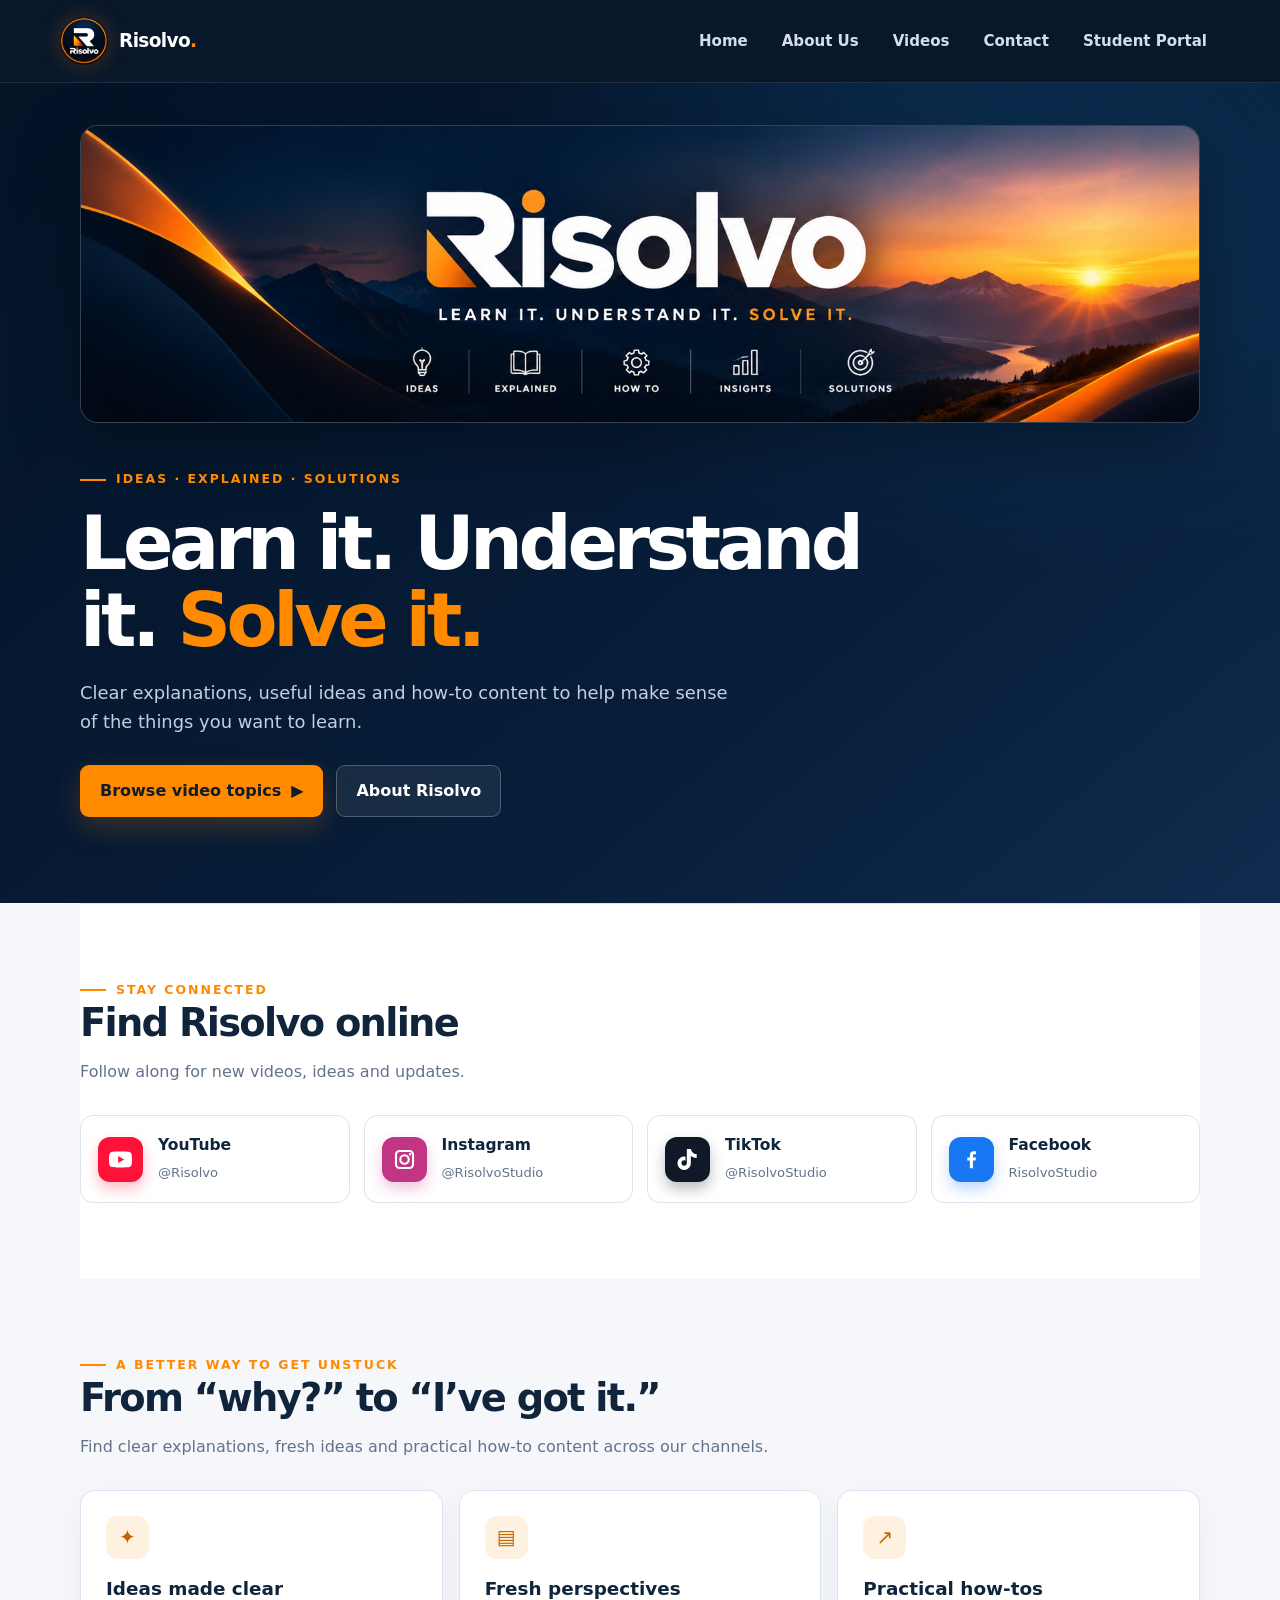
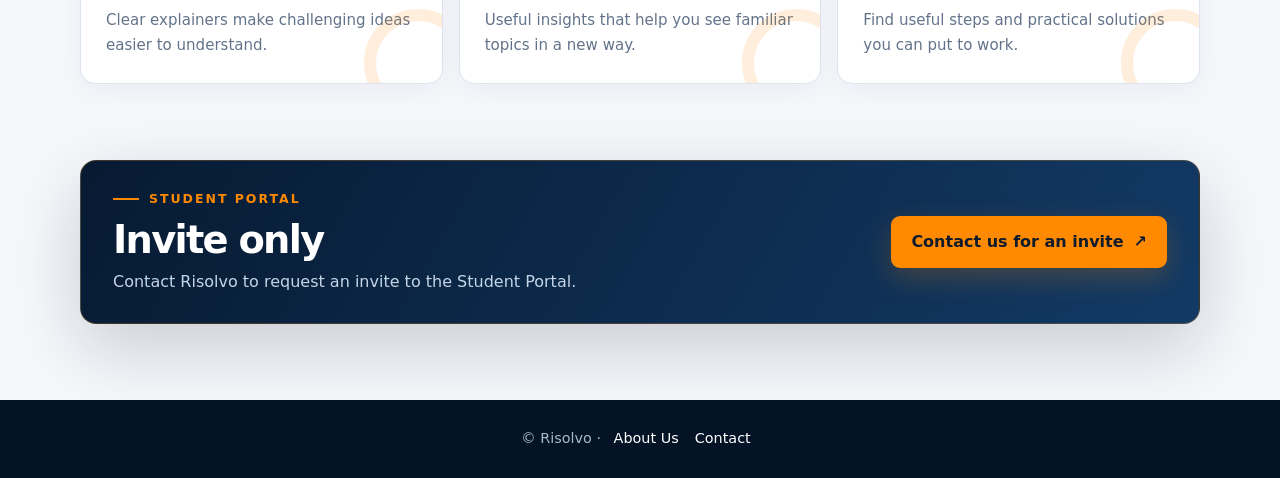
<file: index.html>
<!doctype html><html lang="en"><head><meta charset="utf-8"><meta name="viewport" content="width=device-width, initial-scale=1"><meta name="theme-color" content="#041326"><link rel="icon" type="image/png" href="assets/risolvo-round-logo.png"><title>Risolvo — Learn it. Understand it. Solve it.</title><meta name="description" content="Learn it, understand it, solve it. Explore Risolvo learning content and find us on your favourite platforms."><link rel="stylesheet" href="assets/site.css"></head><body><a class="skip-link" href="#main">Skip to content</a><header class="site-header"><nav class="nav" aria-label="Main navigation"><a class="brand" href="./"><img src="assets/risolvo-round-logo.png" alt=""><span>Risolvo<em>.</em></span></a><div class="nav-links"><a href="./">Home</a><a href="about-us/">About Us</a><a href="videos/">Videos</a><a href="contact/">Contact</a><a class="portal-link" href="portal/">Student Portal</a></div></nav></header><main id="main"><section class="hero"><div class="hero-inner"><div class="banner-frame"><img src="assets/risolvo-banner.png" alt="Risolvo — Learn it. Understand it. Solve it."></div><div class="hero-copy"><div class="eyebrow">Ideas · Explained · Solutions</div><h1>Learn it. Understand it. <span style="color:var(--orange)">Solve it.</span></h1><p>Clear explanations, useful ideas and how-to content to help make sense of the things you want to learn.</p><div class="actions"><a class="button" href="videos/">Browse video topics <span aria-hidden="true">▶</span></a><a class="button secondary" href="about-us/">About Risolvo</a></div></div></div></section><section id="channels" class="section social-section"><div class="section-intro"><div class="eyebrow">Stay connected</div><h2>Find Risolvo online</h2><p>Follow along for new videos, ideas and updates.</p></div><div class="social-grid"><a class="social-card" href="https://www.youtube.com/@Risolvo" target="_blank" rel="noopener noreferrer" aria-label="Risolvo on YouTube, @Risolvo"><span class="social-icon" style="--social:#ff1238"><svg viewBox="0 0 24 24" aria-hidden="true"><path d="M23.5 6.2a3 3 0 0 0-2.1-2.1C19.5 3.6 12 3.6 12 3.6s-7.5 0-9.4.5A3 3 0 0 0 .5 6.2 31 31 0 0 0 0 12a31 31 0 0 0 .5 5.8 3 3 0 0 0 2.1 2.1c1.9.5 9.4.5 9.4.5s7.5 0 9.4-.5a3 3 0 0 0 2.1-2.1A31 31 0 0 0 24 12a31 31 0 0 0-.5-5.8ZM9.6 15.6V8.4l6.2 3.6-6.2 3.6Z"/></svg></span><span class="social-meta"><strong>YouTube</strong><span>@Risolvo</span></span></a><a class="social-card" href="https://www.instagram.com/RisolvoStudio/" target="_blank" rel="noopener noreferrer" aria-label="Risolvo on Instagram, @RisolvoStudio"><span class="social-icon" style="--social:#c13584"><svg viewBox="0 0 24 24" aria-hidden="true"><path d="M7 2h10a5 5 0 0 1 5 5v10a5 5 0 0 1-5 5H7a5 5 0 0 1-5-5V7a5 5 0 0 1 5-5Zm0 2.2A2.8 2.8 0 0 0 4.2 7v10A2.8 2.8 0 0 0 7 19.8h10a2.8 2.8 0 0 0 2.8-2.8V7A2.8 2.8 0 0 0 17 4.2H7Zm5 2.3a5.5 5.5 0 1 1 0 11 5.5 5.5 0 0 1 0-11Zm0 2.2a3.3 3.3 0 1 0 0 6.6 3.3 3.3 0 0 0 0-6.6Zm5.8-3.5a1.3 1.3 0 1 1 0 2.6 1.3 1.3 0 0 1 0-2.6Z"/></svg></span><span class="social-meta"><strong>Instagram</strong><span>@RisolvoStudio</span></span></a><a class="social-card" href="https://www.tiktok.com/@RisolvoStudio" target="_blank" rel="noopener noreferrer" aria-label="Risolvo on TikTok, @RisolvoStudio"><span class="social-icon" style="--social:#111827"><svg viewBox="0 0 24 24" aria-hidden="true"><path d="M19.6 6.2a6.5 6.5 0 0 1-4.1-4.8V1h-4.2v14.7a2.8 2.8 0 1 1-2.8-2.8c.5 0 1 .1 1.4.4V9a7 7 0 1 0 5.6 6.8V8.4a10.5 10.5 0 0 0 6.1 2V6.3c-.7 0-1.4 0-2-.1Z"/></svg></span><span class="social-meta"><strong>TikTok</strong><span>@RisolvoStudio</span></span></a><a class="social-card" href="https://www.facebook.com/RisolvoStudio/" target="_blank" rel="noopener noreferrer" aria-label="Risolvo on Facebook, RisolvoStudio"><span class="social-icon" style="--social:#1877f2"><svg viewBox="0 0 24 24" aria-hidden="true"><path d="M13.5 21v-8h2.7l.4-3.1h-3.1v-2c0-.9.3-1.5 1.6-1.5h1.7V3.6c-.3 0-1.3-.1-2.4-.1-2.4 0-4.1 1.5-4.1 4.2v2.3H7.6V13h2.7v8h3.2Z"/></svg></span><span class="social-meta"><strong>Facebook</strong><span>RisolvoStudio</span></span></a></div></section><section class="section"><div class="section-intro"><div class="eyebrow">A better way to get unstuck</div><h2>From “why?” to “I’ve got it.”</h2><p>Find clear explanations, fresh ideas and practical how-to content across our channels.</p></div><div class="feature-grid"><article class="feature"><div class="feature-icon" aria-hidden="true">✦</div><h3>Ideas made clear</h3><p>Clear explainers make challenging ideas easier to understand.</p></article><article class="feature"><div class="feature-icon" aria-hidden="true">▤</div><h3>Fresh perspectives</h3><p>Useful insights that help you see familiar topics in a new way.</p></article><article class="feature"><div class="feature-icon" aria-hidden="true">↗</div><h3>Practical how-tos</h3><p>Find useful steps and practical solutions you can put to work.</p></article></div></section><section class="invite-note"><div><div class="eyebrow">Student Portal</div><h2>Invite only</h2><p>Contact Risolvo to request an invite to the Student Portal.</p></div><a class="button" href="contact/">Contact us for an invite <span aria-hidden="true">↗</span></a></section></main><footer class="site-footer">© Risolvo <span aria-hidden="true">·</span> <a href="about-us/">About Us</a><a href="contact/">Contact</a></footer></body></html>
</file>
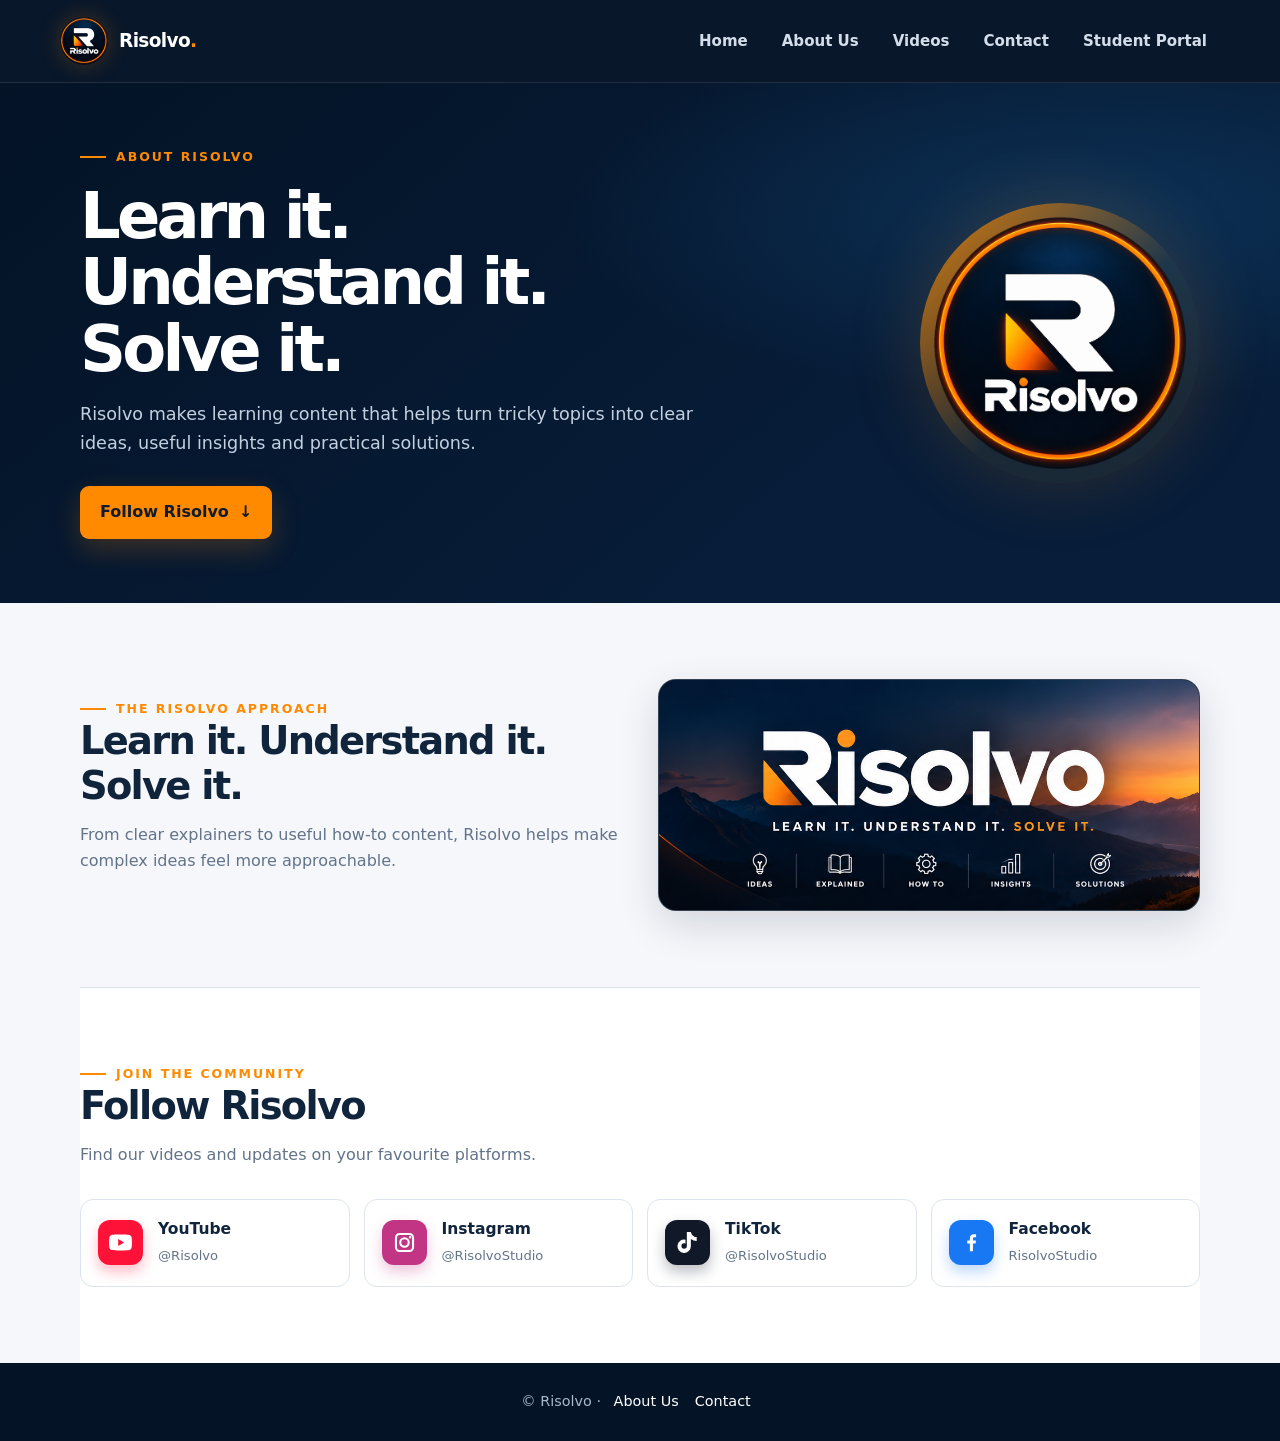
<file: about-us/index.html>
<!doctype html><html lang="en"><head><meta charset="utf-8"><meta name="viewport" content="width=device-width, initial-scale=1"><meta name="theme-color" content="#041326"><link rel="icon" type="image/png" href="../assets/risolvo-round-logo.png"><title>About Us | Risolvo</title><meta name="description" content="Discover Risolvo and find our learning content on YouTube, Instagram, TikTok and Facebook."><link rel="stylesheet" href="../assets/site.css"></head><body><a class="skip-link" href="#main">Skip to content</a><header class="site-header"><nav class="nav" aria-label="Main navigation"><a class="brand" href="../"><img src="../assets/risolvo-round-logo.png" alt=""><span>Risolvo<em>.</em></span></a><div class="nav-links"><a href="../">Home</a><a href="../about-us/">About Us</a><a href="../videos/">Videos</a><a href="../contact/">Contact</a><a class="portal-link" href="../portal/">Student Portal</a></div></nav></header><main id="main"><section class="page-hero"><div class="page-hero-inner"><div><div class="eyebrow">About Risolvo</div><h1>Learn it. Understand it. Solve it.</h1><p>Risolvo makes learning content that helps turn tricky topics into clear ideas, useful insights and practical solutions.</p><div class="actions"><a class="button" href="#follow-title">Follow Risolvo <span aria-hidden="true">↓</span></a></div></div><div class="logo-card"><img src="../assets/risolvo-round-logo.png" alt="Risolvo logo"></div></div></section><section class="section about-note"><div><div class="eyebrow">The Risolvo approach</div><h2>Learn it. Understand it. Solve it.</h2><p class="muted">From clear explainers to useful how-to content, Risolvo helps make complex ideas feel more approachable.</p></div><div class="banner-frame"><img src="../assets/risolvo-banner.png" alt="Risolvo learning banner"></div></section><section id="follow-title" class="section social-section"><div class="section-intro"><div class="eyebrow">Join the community</div><h2>Follow Risolvo</h2><p>Find our videos and updates on your favourite platforms.</p></div><div class="social-grid"><a class="social-card" href="https://www.youtube.com/@Risolvo" target="_blank" rel="noopener noreferrer" aria-label="Risolvo on YouTube, @Risolvo"><span class="social-icon" style="--social:#ff1238"><svg viewBox="0 0 24 24" aria-hidden="true"><path d="M23.5 6.2a3 3 0 0 0-2.1-2.1C19.5 3.6 12 3.6 12 3.6s-7.5 0-9.4.5A3 3 0 0 0 .5 6.2 31 31 0 0 0 0 12a31 31 0 0 0 .5 5.8 3 3 0 0 0 2.1 2.1c1.9.5 9.4.5 9.4.5s7.5 0 9.4-.5a3 3 0 0 0 2.1-2.1A31 31 0 0 0 24 12a31 31 0 0 0-.5-5.8ZM9.6 15.6V8.4l6.2 3.6-6.2 3.6Z"/></svg></span><span class="social-meta"><strong>YouTube</strong><span>@Risolvo</span></span></a><a class="social-card" href="https://www.instagram.com/RisolvoStudio/" target="_blank" rel="noopener noreferrer" aria-label="Risolvo on Instagram, @RisolvoStudio"><span class="social-icon" style="--social:#c13584"><svg viewBox="0 0 24 24" aria-hidden="true"><path d="M7 2h10a5 5 0 0 1 5 5v10a5 5 0 0 1-5 5H7a5 5 0 0 1-5-5V7a5 5 0 0 1 5-5Zm0 2.2A2.8 2.8 0 0 0 4.2 7v10A2.8 2.8 0 0 0 7 19.8h10a2.8 2.8 0 0 0 2.8-2.8V7A2.8 2.8 0 0 0 17 4.2H7Zm5 2.3a5.5 5.5 0 1 1 0 11 5.5 5.5 0 0 1 0-11Zm0 2.2a3.3 3.3 0 1 0 0 6.6 3.3 3.3 0 0 0 0-6.6Zm5.8-3.5a1.3 1.3 0 1 1 0 2.6 1.3 1.3 0 0 1 0-2.6Z"/></svg></span><span class="social-meta"><strong>Instagram</strong><span>@RisolvoStudio</span></span></a><a class="social-card" href="https://www.tiktok.com/@RisolvoStudio" target="_blank" rel="noopener noreferrer" aria-label="Risolvo on TikTok, @RisolvoStudio"><span class="social-icon" style="--social:#111827"><svg viewBox="0 0 24 24" aria-hidden="true"><path d="M19.6 6.2a6.5 6.5 0 0 1-4.1-4.8V1h-4.2v14.7a2.8 2.8 0 1 1-2.8-2.8c.5 0 1 .1 1.4.4V9a7 7 0 1 0 5.6 6.8V8.4a10.5 10.5 0 0 0 6.1 2V6.3c-.7 0-1.4 0-2-.1Z"/></svg></span><span class="social-meta"><strong>TikTok</strong><span>@RisolvoStudio</span></span></a><a class="social-card" href="https://www.facebook.com/RisolvoStudio/" target="_blank" rel="noopener noreferrer" aria-label="Risolvo on Facebook, RisolvoStudio"><span class="social-icon" style="--social:#1877f2"><svg viewBox="0 0 24 24" aria-hidden="true"><path d="M13.5 21v-8h2.7l.4-3.1h-3.1v-2c0-.9.3-1.5 1.6-1.5h1.7V3.6c-.3 0-1.3-.1-2.4-.1-2.4 0-4.1 1.5-4.1 4.2v2.3H7.6V13h2.7v8h3.2Z"/></svg></span><span class="social-meta"><strong>Facebook</strong><span>RisolvoStudio</span></span></a></div></section></main><footer class="site-footer">© Risolvo <span aria-hidden="true">·</span> <a href="../about-us/">About Us</a><a href="../contact/">Contact</a></footer></body></html>
</file>
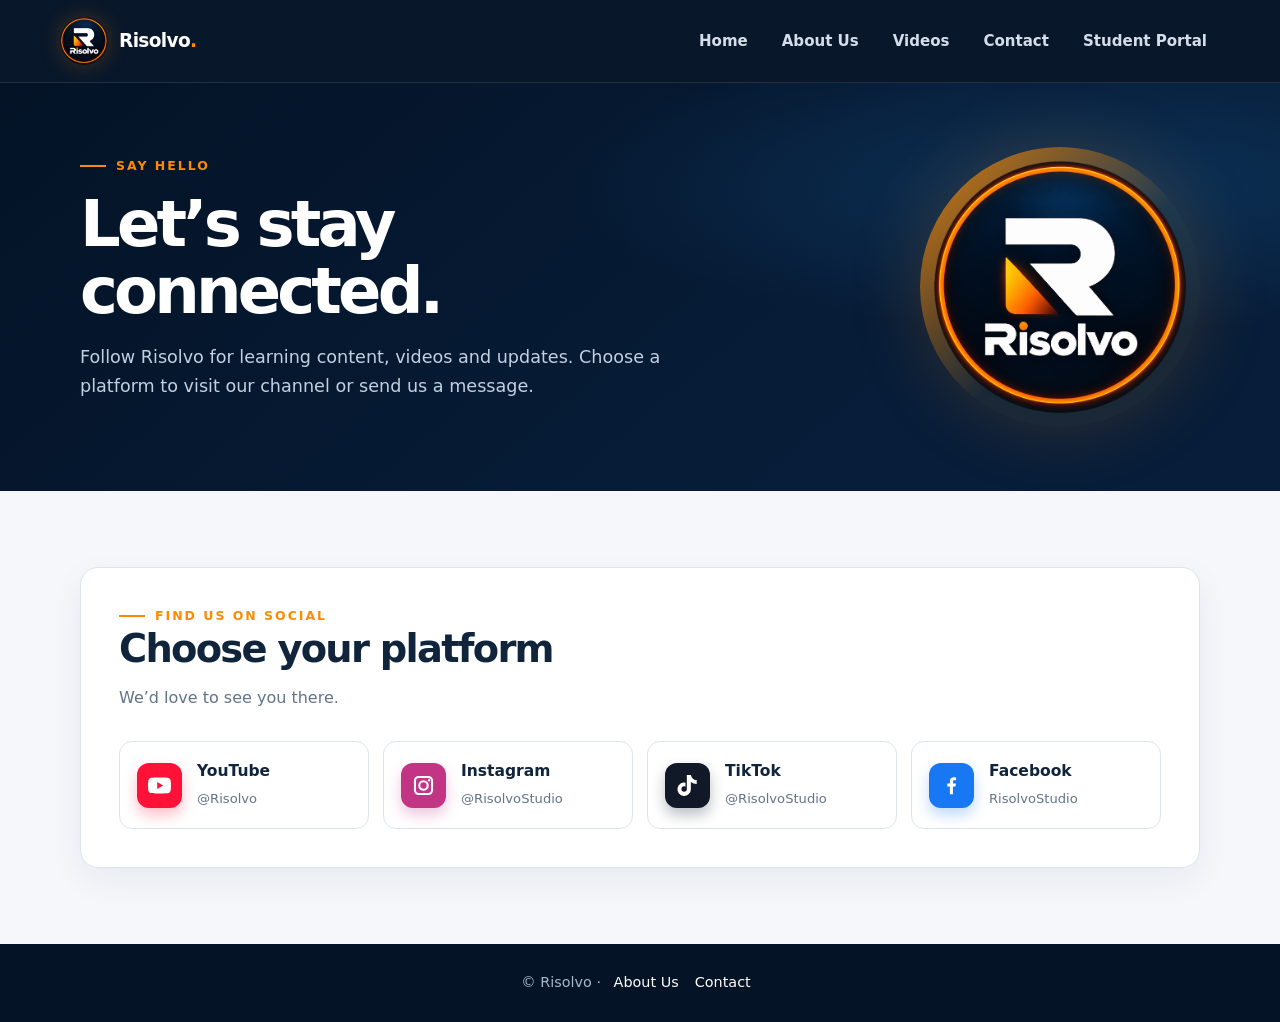
<file: contact/index.html>
<!doctype html><html lang="en"><head><meta charset="utf-8"><meta name="viewport" content="width=device-width, initial-scale=1"><meta name="theme-color" content="#041326"><link rel="icon" type="image/png" href="../assets/risolvo-round-logo.png"><title>Contact | Risolvo</title><meta name="description" content="Connect with Risolvo on YouTube, Instagram, TikTok and Facebook."><link rel="stylesheet" href="../assets/site.css"></head><body><a class="skip-link" href="#main">Skip to content</a><header class="site-header"><nav class="nav" aria-label="Main navigation"><a class="brand" href="../"><img src="../assets/risolvo-round-logo.png" alt=""><span>Risolvo<em>.</em></span></a><div class="nav-links"><a href="../">Home</a><a href="../about-us/">About Us</a><a href="../videos/">Videos</a><a href="../contact/">Contact</a><a class="portal-link" href="../portal/">Student Portal</a></div></nav></header><main id="main"><section class="page-hero"><div class="page-hero-inner"><div><div class="eyebrow">Say hello</div><h1>Let’s stay connected.</h1><p>Follow Risolvo for learning content, videos and updates. Choose a platform to visit our channel or send us a message.</p></div><div class="logo-card"><img src="../assets/risolvo-round-logo.png" alt="Risolvo logo"></div></div></section><section class="section"><div class="contact-panel"><div class="section-intro"><div class="eyebrow">Find us on social</div><h2>Choose your platform</h2><p>We’d love to see you there.</p></div><div class="social-grid"><a class="social-card" href="https://www.youtube.com/@Risolvo" target="_blank" rel="noopener noreferrer" aria-label="Risolvo on YouTube, @Risolvo"><span class="social-icon" style="--social:#ff1238"><svg viewBox="0 0 24 24" aria-hidden="true"><path d="M23.5 6.2a3 3 0 0 0-2.1-2.1C19.5 3.6 12 3.6 12 3.6s-7.5 0-9.4.5A3 3 0 0 0 .5 6.2 31 31 0 0 0 0 12a31 31 0 0 0 .5 5.8 3 3 0 0 0 2.1 2.1c1.9.5 9.4.5 9.4.5s7.5 0 9.4-.5a3 3 0 0 0 2.1-2.1A31 31 0 0 0 24 12a31 31 0 0 0-.5-5.8ZM9.6 15.6V8.4l6.2 3.6-6.2 3.6Z"/></svg></span><span class="social-meta"><strong>YouTube</strong><span>@Risolvo</span></span></a><a class="social-card" href="https://www.instagram.com/RisolvoStudio/" target="_blank" rel="noopener noreferrer" aria-label="Risolvo on Instagram, @RisolvoStudio"><span class="social-icon" style="--social:#c13584"><svg viewBox="0 0 24 24" aria-hidden="true"><path d="M7 2h10a5 5 0 0 1 5 5v10a5 5 0 0 1-5 5H7a5 5 0 0 1-5-5V7a5 5 0 0 1 5-5Zm0 2.2A2.8 2.8 0 0 0 4.2 7v10A2.8 2.8 0 0 0 7 19.8h10a2.8 2.8 0 0 0 2.8-2.8V7A2.8 2.8 0 0 0 17 4.2H7Zm5 2.3a5.5 5.5 0 1 1 0 11 5.5 5.5 0 0 1 0-11Zm0 2.2a3.3 3.3 0 1 0 0 6.6 3.3 3.3 0 0 0 0-6.6Zm5.8-3.5a1.3 1.3 0 1 1 0 2.6 1.3 1.3 0 0 1 0-2.6Z"/></svg></span><span class="social-meta"><strong>Instagram</strong><span>@RisolvoStudio</span></span></a><a class="social-card" href="https://www.tiktok.com/@RisolvoStudio" target="_blank" rel="noopener noreferrer" aria-label="Risolvo on TikTok, @RisolvoStudio"><span class="social-icon" style="--social:#111827"><svg viewBox="0 0 24 24" aria-hidden="true"><path d="M19.6 6.2a6.5 6.5 0 0 1-4.1-4.8V1h-4.2v14.7a2.8 2.8 0 1 1-2.8-2.8c.5 0 1 .1 1.4.4V9a7 7 0 1 0 5.6 6.8V8.4a10.5 10.5 0 0 0 6.1 2V6.3c-.7 0-1.4 0-2-.1Z"/></svg></span><span class="social-meta"><strong>TikTok</strong><span>@RisolvoStudio</span></span></a><a class="social-card" href="https://www.facebook.com/RisolvoStudio/" target="_blank" rel="noopener noreferrer" aria-label="Risolvo on Facebook, RisolvoStudio"><span class="social-icon" style="--social:#1877f2"><svg viewBox="0 0 24 24" aria-hidden="true"><path d="M13.5 21v-8h2.7l.4-3.1h-3.1v-2c0-.9.3-1.5 1.6-1.5h1.7V3.6c-.3 0-1.3-.1-2.4-.1-2.4 0-4.1 1.5-4.1 4.2v2.3H7.6V13h2.7v8h3.2Z"/></svg></span><span class="social-meta"><strong>Facebook</strong><span>RisolvoStudio</span></span></a></div></div></section></main><footer class="site-footer">© Risolvo <span aria-hidden="true">·</span> <a href="../about-us/">About Us</a><a href="../contact/">Contact</a></footer></body></html>
</file>
<file: assets/site.css>
:root{--night:#041326;--navy:#071d39;--navy-2:#0d2b50;--orange:#ff8a00;--gold:#ffb21b;--paper:#f5f7fb;--ink:#10243c;--muted:#62738a;--line:#dce4ef;--white:#fff;--shadow:0 24px 70px rgba(2,15,32,.18)}
*{box-sizing:border-box}html{scroll-behavior:smooth}body{margin:0;background:var(--paper);color:var(--ink);font:16px/1.65 Inter,ui-sans-serif,system-ui,-apple-system,"Segoe UI",sans-serif}a{color:inherit}img{display:block;max-width:100%}.skip-link{position:absolute;left:-9999px;top:8px;background:#fff;color:#000;padding:10px;z-index:10}.skip-link:focus{left:8px}.site-header{position:relative;z-index:2;background:rgba(4,19,38,.98);color:#fff;border-bottom:1px solid rgba(255,255,255,.1)}.nav{width:min(1160px,100% - 48px);min-height:82px;margin:auto;display:flex;align-items:center;justify-content:space-between;gap:28px}.brand{display:flex;align-items:center;gap:11px;text-decoration:none;font-weight:800;font-size:1.16rem;letter-spacing:-.035em}.brand img{width:48px;height:48px;object-fit:cover;border-radius:50%;box-shadow:0 0 22px rgba(255,138,0,.24)}.brand span{color:#fff}.brand em{color:var(--orange);font-style:normal}.nav-links{display:flex;align-items:center;gap:8px}.nav-links a{padding:9px 13px;border-radius:8px;color:#d4deeb;text-decoration:none;font-weight:650;font-size:.94rem;transition:background .2s,color .2s}.nav-links a:hover,.nav-links a:focus-visible{color:#fff;background:rgba(255,255,255,.09);outline:none}.nav-links a.portal-link{color:#d4deeb;background:transparent;box-shadow:none}.nav-links a.portal-link:hover{color:#fff;background:rgba(255,255,255,.09);text-decoration:none}.hero{background:radial-gradient(ellipse at 80% 15%,rgba(17,67,112,.56),transparent 37%),linear-gradient(140deg,#041326,#071d39 63%,#102b4e);color:#fff;padding:42px 24px 86px;overflow:hidden}.hero-inner{width:min(1120px,100%);margin:auto}.banner-frame{overflow:hidden;border:1px solid rgba(255,255,255,.18);border-radius:18px;background:#06182d;box-shadow:0 22px 65px rgba(0,0,0,.35)}.banner-frame img{width:100%;height:auto;max-height:340px;object-fit:contain}.hero-copy{padding:46px 0 0;max-width:820px}.eyebrow{display:flex;align-items:center;gap:10px;color:var(--orange);font-size:.78rem;font-weight:800;letter-spacing:.16em;text-transform:uppercase}.eyebrow:before{content:"";width:26px;height:2px;background:var(--orange)}h1,h2,h3,p{margin-top:0}h1{font-size:clamp(2.5rem,6vw,4.65rem);line-height:1.04;letter-spacing:-.06em;margin:15px 0 18px}h2{font-size:clamp(1.7rem,3vw,2.45rem);line-height:1.15;letter-spacing:-.045em;margin-bottom:14px}h3{font-size:1.15rem;line-height:1.25;margin-bottom:8px}.hero-copy p{max-width:650px;color:#c3d0e0;font-size:1.12rem}.actions{display:flex;flex-wrap:wrap;gap:13px;margin-top:28px}.button{display:inline-flex;align-items:center;justify-content:center;gap:10px;min-height:48px;padding:12px 19px;border:1px solid transparent;border-radius:9px;background:var(--orange);color:#101b2b;text-decoration:none;font-weight:800;box-shadow:0 10px 28px rgba(255,138,0,.22);transition:transform .2s,background .2s}.button:hover{transform:translateY(-2px);background:#ffa21d}.button.secondary{background:rgba(255,255,255,.07);border-color:rgba(255,255,255,.24);color:#fff;box-shadow:none}.button.secondary:hover{background:rgba(255,255,255,.13)}.section{width:min(1120px,100% - 48px);margin:auto;padding:76px 0}.section-intro{max-width:690px;margin-bottom:30px}.section-intro p,.muted{color:var(--muted)}.feature-grid{display:grid;grid-template-columns:repeat(3,1fr);gap:16px}.feature{position:relative;min-height:182px;padding:25px;border:1px solid var(--line);border-radius:15px;background:#fff;box-shadow:0 8px 28px rgba(11,34,62,.045);overflow:hidden}.feature:after{content:"";position:absolute;width:84px;height:84px;right:-30px;bottom:-34px;border:12px solid rgba(255,138,0,.14);border-radius:50%}.feature-icon{display:grid;place-items:center;width:43px;height:43px;border-radius:12px;background:#fff1df;color:#c36500;font-size:1.25rem;margin-bottom:18px}.feature p{margin:0;color:var(--muted);font-size:.94rem}.invite-note{width:min(1120px,100% - 48px);margin:0 auto 76px;padding:28px 32px;display:flex;align-items:center;justify-content:space-between;gap:24px;border:1px solid rgba(255,138,0,.24);border-radius:16px;background:linear-gradient(120deg,#071a32,#123a65);color:#fff;box-shadow:var(--shadow)}.invite-note .eyebrow{margin-bottom:8px}.invite-note h2{margin:0 0 7px}.invite-note p{margin:0;color:#c5d5e8}.invite-note .button{white-space:nowrap}.social-section{background:#fff;border-top:1px solid var(--line)}.social-grid{display:grid;grid-template-columns:repeat(4,1fr);gap:14px}.social-card{display:flex;align-items:center;gap:15px;padding:17px;border:1px solid var(--line);border-radius:13px;background:#fff;text-decoration:none;transition:transform .2s,box-shadow .2s,border-color .2s}.social-card:hover,.social-card:focus-visible{transform:translateY(-3px);border-color:rgba(255,138,0,.65);box-shadow:0 12px 28px rgba(11,34,62,.09);outline:none}.social-icon{width:45px;height:45px;flex:0 0 45px;display:grid;place-items:center;border-radius:12px;color:white;background:var(--social);box-shadow:0 7px 14px color-mix(in srgb,var(--social),transparent 72%)}.social-icon svg{width:23px;height:23px;fill:currentColor}.social-meta strong{display:block;font-size:.97rem}.social-meta span{color:var(--muted);font-size:.82rem}.page-hero{padding:64px 24px;background:radial-gradient(ellipse at 85% 25%,rgba(17,67,112,.55),transparent 34%),linear-gradient(140deg,#041326,#071d39 72%);color:#fff}.page-hero-inner{width:min(1120px,100%);margin:auto;display:grid;grid-template-columns:1.2fr .8fr;align-items:center;gap:44px}.page-hero p{max-width:660px;color:#c3d0e0;font-size:1.1rem}.page-hero h1{font-size:clamp(2.4rem,5vw,4rem)}.logo-card{justify-self:end;width:min(280px,100%);padding:11px;border-radius:50%;background:linear-gradient(135deg,rgba(255,138,0,.85),rgba(255,178,27,.08) 55%);box-shadow:0 0 75px rgba(255,138,0,.17)}.logo-card img{border-radius:50%;width:100%}.about-note{display:grid;grid-template-columns:1fr 1fr;gap:36px;align-items:center}.about-note .banner-frame{box-shadow:0 14px 40px rgba(2,15,32,.14)}.about-note .banner-frame img{max-height:none;height:230px;object-fit:cover}.contact-panel{padding:38px;border-radius:18px;background:#fff;border:1px solid var(--line);box-shadow:0 12px 35px rgba(11,34,62,.06)}.site-footer{padding:27px 24px;background:var(--night);color:#a9b8cb;text-align:center;font-size:.9rem}.site-footer a{color:#fff;text-decoration:none;margin:0 8px}.site-footer a:hover{color:var(--orange)}:focus-visible{outline:3px solid var(--orange);outline-offset:3px}
@media(max-width:820px){.feature-grid{grid-template-columns:1fr 1fr}.social-grid{grid-template-columns:1fr 1fr}.page-hero-inner{grid-template-columns:1fr .55fr;gap:24px}.logo-card{width:210px}.invite-note{padding:24px;align-items:flex-start;flex-direction:column}}
@media(max-width:620px){.nav{width:calc(100% - 32px);min-height:72px;align-items:center;flex-wrap:wrap;padding:12px 0}.nav-links{width:100%;justify-content:space-between}.brand img{width:42px;height:42px}.nav-links{gap:2px}.nav-links a{padding:8px 7px;font-size:.82rem}.nav-links a.portal-link{padding:8px 7px}.hero{padding:24px 16px 62px}.hero-inner{width:100%}.banner-frame{border-radius:12px}.hero-copy{padding-top:34px}.hero-copy p{font-size:1rem}.section{width:calc(100% - 36px);padding:56px 0}.feature-grid{grid-template-columns:1fr}.feature{min-height:auto}.invite-note{width:calc(100% - 36px);margin-bottom:56px;padding:22px}.social-grid{grid-template-columns:1fr 1fr;gap:10px}.social-card{padding:12px 10px;gap:10px}.social-icon{width:38px;height:38px;flex-basis:38px;border-radius:10px}.social-icon svg{width:20px;height:20px}.social-meta strong{font-size:.87rem}.social-meta span{font-size:.75rem}.page-hero{padding:48px 20px}.page-hero-inner{grid-template-columns:1fr}.logo-card{display:none}.about-note{grid-template-columns:1fr}.about-note .banner-frame img{height:auto}.contact-panel{padding:25px}}
@media(prefers-reduced-motion:reduce){html{scroll-behavior:auto}*,*:before,*:after{transition:none!important}}

/* Topic-based YouTube playlist library */
.nav-links a[aria-current="page"]{color:#fff;background:rgba(255,255,255,.09)}
.videos-hero .page-hero-inner{grid-template-columns:1fr .55fr}
.video-hero-mark{justify-self:end;width:min(260px,100%);aspect-ratio:1;border-radius:32px;display:flex;flex-direction:column;align-items:center;justify-content:center;gap:15px;background:radial-gradient(circle at 50% 42%,rgba(255,138,0,.26),transparent 55%),rgba(255,255,255,.07);border:1px solid rgba(255,255,255,.15);box-shadow:0 25px 65px rgba(0,0,0,.2);color:#fff}
.video-hero-mark span{width:88px;height:88px;border-radius:26px;display:grid;place-items:center;padding-left:6px;background:var(--orange);color:#101b2b;font-size:2rem;box-shadow:0 14px 38px rgba(255,138,0,.3)}
.video-hero-mark small{font-size:.8rem;letter-spacing:.1em;text-transform:uppercase;color:#c3d0e0;font-weight:750}
.playlist-section{padding-top:66px;padding-bottom:64px}
.playlist-tools{display:flex;align-items:center;justify-content:space-between;gap:16px;flex-wrap:wrap;margin:0 0 13px}
.playlist-search{min-height:46px;display:flex;align-items:center;gap:10px;padding:0 14px;border:1px solid var(--line);border-radius:10px;background:#fff;flex:1 1 260px;max-width:430px;color:var(--muted);font-size:1.25rem}
.playlist-search input{width:100%;border:0;outline:0;background:transparent;color:var(--ink);font:inherit;font-size:.95rem}
.playlist-search:focus-within{border-color:var(--orange);box-shadow:0 0 0 3px rgba(255,138,0,.15)}
.playlist-filters{display:flex;gap:8px;flex-wrap:wrap}
.playlist-filter{border:1px solid var(--line);border-radius:999px;background:#fff;padding:9px 14px;color:var(--ink);font:inherit;font-size:.85rem;font-weight:750;cursor:pointer;transition:background .2s,border-color .2s,color .2s}
.playlist-filter:hover{border-color:var(--orange)}
.playlist-filter.is-active{background:var(--navy);border-color:var(--navy);color:#fff}
.playlist-count{margin:0 0 13px;color:var(--muted);font-size:.83rem;font-weight:700}
.playlist-grid{display:grid;grid-template-columns:repeat(2,minmax(0,1fr));gap:18px;align-items:start}
.playlist-card{overflow:hidden;border:1px solid var(--line);border-radius:15px;background:#fff;box-shadow:0 8px 28px rgba(11,34,62,.06);transition:transform .2s,box-shadow .2s}
.playlist-card:hover{transform:translateY(-3px);box-shadow:0 16px 36px rgba(11,34,62,.12)}
.playlist-card-heading{padding:20px 21px 14px}
.playlist-type{display:inline-flex;padding:4px 9px;border-radius:999px;background:#fff1df;color:#9e4e00;font-size:.7rem;font-weight:850;letter-spacing:.08em;text-transform:uppercase}
.playlist-card h3{margin:10px 0 5px;font-size:1.28rem;letter-spacing:-.025em}
.playlist-card p{margin:0;color:var(--muted);font-size:.9rem;line-height:1.5;min-height:2.7em}
.playlist-player{position:relative;aspect-ratio:16/9;background:#071d39}
.playlist-player iframe{position:absolute;inset:0;width:100%;height:100%;border:0}
.playlist-watch-link{display:flex;align-items:center;justify-content:space-between;padding:13px 20px;color:var(--navy);font-weight:800;font-size:.88rem;text-decoration:none;border-top:1px solid var(--line)}
.playlist-watch-link:hover{color:#a64f00;background:#fffaf4}
.playlist-empty{padding:28px;border:1px dashed var(--line);border-radius:12px;color:var(--muted);text-align:center}
.videos-invite{margin-top:0}
.visually-hidden{position:absolute;width:1px;height:1px;padding:0;margin:-1px;overflow:hidden;clip:rect(0,0,0,0);white-space:nowrap;border:0}
@media(max-width:820px){.videos-hero .page-hero-inner{grid-template-columns:1fr .4fr}.video-hero-mark{width:180px;border-radius:24px}.video-hero-mark span{width:70px;height:70px;border-radius:20px}.playlist-grid{gap:13px}}
@media(max-width:620px){.videos-hero .page-hero-inner{grid-template-columns:1fr}.video-hero-mark{display:none}.playlist-section{padding-top:48px}.playlist-grid{grid-template-columns:1fr}.playlist-tools{align-items:stretch}.playlist-search{max-width:none;flex-basis:100%}.playlist-filters{width:100%}.playlist-filter{flex:1;padding:9px 8px;font-size:.78rem}.playlist-card-heading{padding:18px 17px 12px}.playlist-watch-link{padding:12px 17px}}
.playlist-video-list{display:flex;gap:9px;overflow-x:auto;padding:12px 14px;border-top:1px solid var(--line);scroll-snap-type:x mandatory;scrollbar-width:thin}
.playlist-video-button{flex:0 0 118px;min-width:0;padding:5px;border:2px solid transparent;border-radius:9px;background:#f5f7fb;color:var(--ink);font:inherit;font-size:.76rem;font-weight:800;text-align:left;cursor:pointer;scroll-snap-align:start;transition:border-color .15s,background .15s}
.playlist-video-button:hover{background:#fff1df}
.playlist-video-button.is-selected{border-color:var(--orange);background:#fff8ee}
.playlist-video-button img{display:block;width:100%;aspect-ratio:16/9;object-fit:cover;border-radius:5px;background:#dce4ef}
.playlist-video-button span{display:block;padding:5px 2px 1px}
@media(max-width:620px){.playlist-video-button{flex-basis:105px}}
</file>
